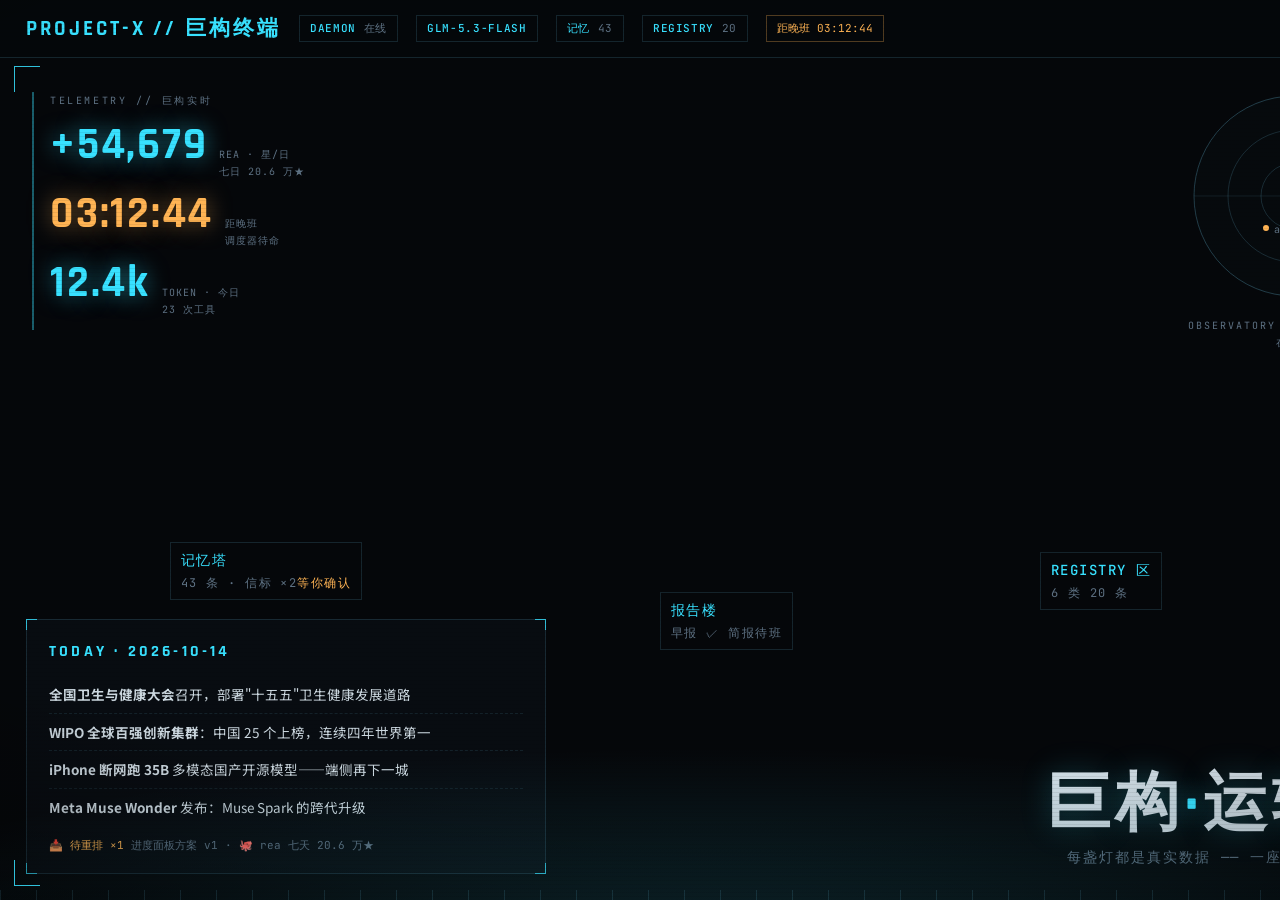
<file: assistant/web/preview/round-01/a-data-colossus.html>
<!DOCTYPE html>
<html lang="zh-CN">
<head>
<meta charset="UTF-8"/>
<title>A · 数据巨构 — 天际线即仪表盘</title>
<link rel="preconnect" href="https://fonts.googleapis.com"><link rel="preconnect" href="https://fonts.gstatic.com" crossorigin>
<link href="https://fonts.googleapis.com/css2?family=Rajdhani:wght@500;600;700&family=Noto+Sans+SC:wght@400;500;700&family=JetBrains+Mono:wght@400;500;700&display=swap" rel="stylesheet">
<style>
/* 方向 A：全幅数据天际线。骨架 = 视觉层(楼群) + 左下内容面板 + 顶部状态条。自包含样式。 */
:root{--bg:#05070a;--panel:#090d12;--text:#cdd9e1;--dim:#5f7385;--cyan:#38e1ff;--amber:#ffb454;--red:#ff5d5d;--line:rgba(122,218,255,.14)}
*{margin:0;padding:0;box-sizing:border-box}
body{width:1440px;height:900px;overflow:hidden;background:var(--bg);color:var(--text);font-family:'Noto Sans SC',sans-serif;font-size:15px;line-height:1.7;position:relative}
.mono{font-family:'JetBrains Mono',monospace}
/* 状态条 */
.bar{position:absolute;top:0;left:0;right:0;height:58px;display:flex;align-items:center;gap:18px;padding:0 26px;border-bottom:1px solid var(--line);background:rgba(5,7,10,.72);z-index:5}
.brand{font-family:'Rajdhani',sans-serif;font-weight:700;font-size:21px;letter-spacing:.14em;color:var(--cyan)}
.bar .pill{font-family:'JetBrains Mono',monospace;font-size:11px;color:var(--dim);border:1px solid var(--line);padding:3px 10px;letter-spacing:.06em}
.bar .pill b{color:var(--cyan);font-weight:500}
.bar .clock{margin-left:auto;font-family:'JetBrains Mono',monospace;font-size:13px;color:var(--text)}
.bar .count{font-family:'JetBrains Mono',monospace;font-size:11px;color:var(--amber);border:1px solid rgba(255,180,84,.3);padding:3px 10px}
/* 楼群舞台 */
.stage{position:absolute;inset:58px 0 0 0}
.stage svg{position:absolute;inset:0;width:100%;height:100%}
.blabel{position:absolute;font-family:'JetBrains Mono',monospace;font-size:12px;letter-spacing:.12em;color:var(--dim);background:rgba(5,7,10,.62);padding:6px 10px;border:1px solid var(--line)}
.blabel b{display:block;color:var(--cyan);font-size:14px;font-weight:500}
.blabel .warn{color:var(--amber)}
/* 左下内容面板 */
.console{position:absolute;left:26px;bottom:26px;width:520px;background:rgba(9,13,18,.9);border:1px solid var(--line);padding:18px 22px;z-index:6}
.console::before,.console::after,.console .c::before,.console .c::after{content:"";position:absolute;width:10px;height:10px;border:1px solid var(--cyan);opacity:.8}
.console::before{top:-1px;left:-1px;border-right:0;border-bottom:0}
.console::after{top:-1px;right:-1px;border-left:0;border-bottom:0}
.console .c::before{bottom:-1px;left:-1px;border-right:0;border-top:0}
.console .c::after{bottom:-1px;right:-1px;border-left:0;border-top:0}
.console h2{font-family:'Rajdhani',sans-serif;font-size:16px;letter-spacing:.2em;color:var(--cyan);margin-bottom:10px}
.console li{list-style:none;padding:7px 0;border-bottom:1px dashed rgba(122,218,255,.1);font-size:13.5px}
.console li:last-child{border:0}
.console li b{color:var(--text)}
.console .foot{margin-top:10px;font-family:'JetBrains Mono',monospace;font-size:11px;color:var(--dim)}
.console .foot .warn{color:var(--amber)}
/* 遥测读数（天空区密度） */
.telem{position:absolute;left:32px;top:92px;z-index:6}
.telem .k{font-family:'JetBrains Mono',monospace;font-size:10px;letter-spacing:.26em;color:var(--dim);margin-bottom:14px}
.telem .row{display:flex;align-items:baseline;gap:12px;margin-bottom:12px}
.telem{border-left:2px solid rgba(56,225,255,.4);padding-left:16px}
.telem .v{font-family:'Rajdhani',sans-serif;font-weight:700;font-size:44px;line-height:1;color:var(--cyan);letter-spacing:.04em;text-shadow:0 0 22px rgba(56,225,255,.55)}
.telem .v.warn{color:var(--amber);text-shadow:0 0 22px rgba(255,180,84,.5)}
.telem .u{font-family:'JetBrains Mono',monospace;font-size:10px;color:var(--dim);letter-spacing:.1em}
/* 观测台雷达 */
.radar{position:absolute;right:38px;top:88px;z-index:6;width:216px}
.radar .cap{font-family:'JetBrains Mono',monospace;font-size:10px;letter-spacing:.2em;color:var(--dim);text-align:center;margin-top:6px}
.radar .cap b{color:var(--cyan);font-weight:500}
.radar .sweep{transform-origin:108px 108px;animation:sweep 5s linear infinite}
.radar .blip{animation:pulse 2.2s ease-in-out infinite}
@keyframes sweep{to{transform:rotate(360deg)}}
@keyframes pulse{0%,100%{opacity:1}50%{opacity:.35}}
@media (prefers-reduced-motion:reduce){.radar .sweep,.radar .blip{animation:none}}
/* 右下巨构宣言 */
.declare{position:absolute;right:30px;bottom:30px;text-align:right;z-index:6}
.declare h1{font-family:'Rajdhani',sans-serif;font-weight:700;font-size:64px;letter-spacing:.08em;color:var(--text);line-height:1.02;text-shadow:0 0 30px rgba(56,225,255,.28)}
.declare h1 span{color:var(--cyan);text-shadow:0 0 26px rgba(56,225,255,.75)}
.declare h1 span{color:var(--cyan)}
.declare p{color:var(--dim);font-size:14px;margin-top:8px;font-family:'JetBrains Mono',monospace;letter-spacing:.14em}
/* 氛围层 */
.vignette{position:absolute;inset:0;pointer-events:none;z-index:8;background:radial-gradient(120% 90% at 50% 40%,transparent 55%,rgba(0,0,0,.55)),radial-gradient(90% 30% at 50% 104%,rgba(56,225,255,.14),transparent 70%)}
.scanlines{position:absolute;inset:0;pointer-events:none;z-index:9;opacity:.5;background:repeating-linear-gradient(0deg,transparent 0 3px,rgba(0,0,0,.14) 3px 4px)}
/* 取景框四角 */
.corner{position:absolute;width:26px;height:26px;z-index:10;opacity:.85}
.corner.tl{top:66px;left:14px;border-top:1px solid var(--cyan);border-left:1px solid var(--cyan)}
.corner.tr{top:66px;right:14px;border-top:1px solid var(--cyan);border-right:1px solid var(--cyan)}
.corner.bl{bottom:14px;left:14px;border-bottom:1px solid var(--cyan);border-left:1px solid var(--cyan)}
.corner.br{bottom:14px;right:14px;border-bottom:1px solid var(--cyan);border-right:1px solid var(--cyan)}
/* 右缘竖排状态栏 */
.vert{position:absolute;right:16px;top:50%;transform:translateY(-50%);writing-mode:vertical-rl;font-family:'JetBrains Mono',monospace;font-size:10px;letter-spacing:.32em;color:var(--dim);z-index:6}
.vert b{color:var(--cyan);font-weight:500}
/* 底缘刻度尺 */
.ruler{position:absolute;left:0;right:0;bottom:0;height:10px;z-index:7;background:repeating-linear-gradient(90deg,rgba(122,218,255,.25) 0 1px,transparent 1px 36px);opacity:.6}
</style>
</head>
<body>
<div class="bar">
  <span class="brand">PROJECT-X // 巨构终端</span>
  <span class="pill"><b>DAEMON</b> 在线</span>
  <span class="pill"><b>GLM-5.3-FLASH</b></span>
  <span class="pill"><b>记忆</b> 43</span>
  <span class="pill"><b>REGISTRY</b> 20</span>
  <span class="count">距晚班 03:12:44</span>
  <span class="clock mono">17:47:16</span>
</div>

<div class="stage">
  <object data="skyline.svg" type="image/svg+xml" style="position:absolute;left:-40px;bottom:0;width:1560px;height:842px;pointer-events:none;filter:brightness(1.18) saturate(1.1) drop-shadow(0 0 18px rgba(56,225,255,.22))"></object>
  <!-- 数据楼群标注（灯是真的） -->
  <div class="blabel" style="left:170px;bottom:300px"><b>记忆塔</b>43 条 · 信标 ×2<span class="warn">等你确认</span></div>
  <div class="blabel" style="left:660px;bottom:250px"><b>报告楼</b>早报 ✓ 简报待班</div>
  <div class="blabel" style="left:1040px;bottom:290px"><b>REGISTRY 区</b>6 类 20 条</div>
</div>

<div class="telem">
  <div class="k">TELEMETRY // 巨构实时</div>
  <div class="row"><span class="v">+54,679</span><span class="u">REA · 星/日<br/>七日 20.6 万★</span></div>
  <div class="row"><span class="v warn">03:12:44</span><span class="u">距晚班<br/>调度器待命</span></div>
  <div class="row"><span class="v">12.4k</span><span class="u">TOKEN · 今日<br/>23 次工具</span></div>
</div>

<div class="radar">
  <svg viewBox="0 0 216 216" width="216" height="216">
    <circle cx="108" cy="108" r="100" fill="rgba(9,13,18,.55)" stroke="rgba(122,218,255,.25)"/>
    <circle cx="108" cy="108" r="66" fill="none" stroke="rgba(122,218,255,.16)"/>
    <circle cx="108" cy="108" r="33" fill="none" stroke="rgba(122,218,255,.16)"/>
    <line x1="108" y1="8" x2="108" y2="208" stroke="rgba(122,218,255,.1)"/>
    <line x1="8" y1="108" x2="208" y2="108" stroke="rgba(122,218,255,.1)"/>
    <path d="M108 108 L108 10 A98 98 0 0 1 178 44 Z" fill="rgba(56,225,255,.10)"/>
    <g class="sweep"><line x1="108" y1="108" x2="108" y2="10" stroke="#38e1ff" stroke-width="1.2" opacity=".8"/><circle cx="108" cy="14" r="2" fill="#38e1ff"/></g>
    <circle class="blip" cx="150" cy="70" r="4" fill="#38e1ff"/><text x="158" y="68" fill="#cdd9e1" font-size="10" font-family="JetBrains Mono">rea</text>
    <circle class="blip" cx="80" cy="140" r="3" fill="#ffb454"/><text x="88" y="145" fill="#5f7385" font-size="10" font-family="JetBrains Mono">artcraft</text>
    <circle class="blip" cx="140" cy="150" r="3" fill="#ffb454"/><text x="148" y="155" fill="#5f7385" font-size="10" font-family="JetBrains Mono">gods-eye</text>
    <circle cx="108" cy="108" r="2.5" fill="#38e1ff"/>
  </svg>
  <div class="cap">OBSERVATORY // <b>观测台</b> · 光点=在榜热</div>
</div>

<div class="console"><span class="c"></span>
  <h2>TODAY · 2026-10-14</h2>
  <ul>
    <li><b>全国卫生与健康大会</b>召开，部署"十五五"卫生健康发展道路</li>
    <li><b>WIPO 全球百强创新集群</b>：中国 25 个上榜，连续四年世界第一</li>
    <li><b>iPhone 断网跑 35B</b> 多模态国产开源模型——端侧再下一城</li>
    <li><b>Meta Muse Wonder</b> 发布：Muse Spark 的跨代升级</li>
  </ul>
  <div class="foot">📥 <span class="warn">待重排 ×1</span> 进度面板方案 v1 · 🐙 rea 七天 20.6 万★</div>
</div>

<div class="declare">
  <h1>巨构<span>·</span>运转中</h1>
  <p>每盏灯都是真实数据 —— 一座住着你助手的结构</p>
</div>
<div class="vignette"></div>
<span class="corner tl"></span><span class="corner tr"></span><span class="corner bl"></span><span class="corner br"></span>
<div class="vert">BAY 07 · <b>STRUCTURE 99.98%</b> · SIGNAL LOCKED · 建造者通道</div>
<div class="ruler"></div>
<div class="scanlines"></div>
</body>
</html>
</file>
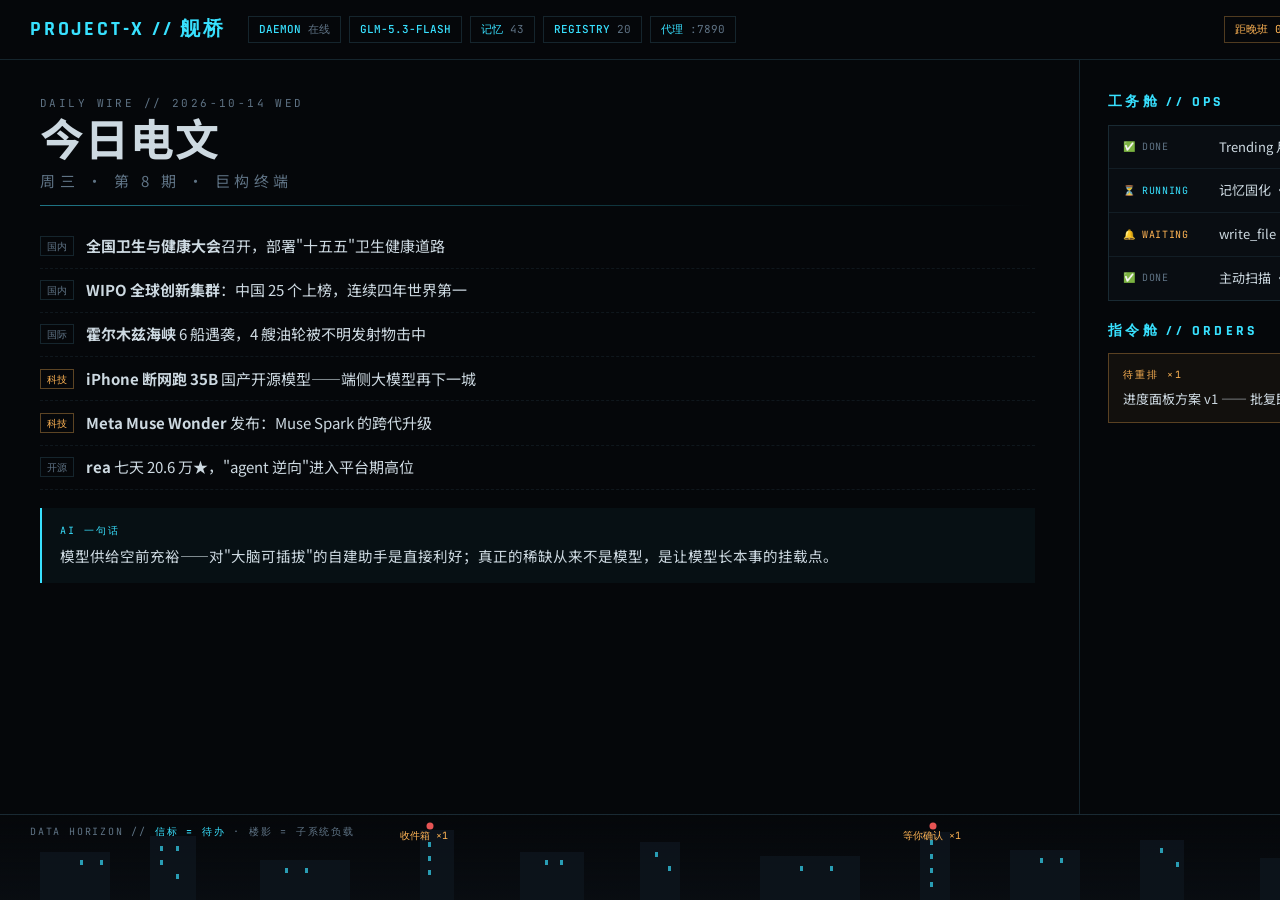
<file: assistant/web/preview/round-01/b-bridge.html>
<!DOCTYPE html>
<html lang="zh-CN">
<head>
<meta charset="UTF-8"/>
<title>B · 舰桥 — 内容即首屏</title>
<link rel="preconnect" href="https://fonts.googleapis.com"><link rel="preconnect" href="https://fonts.gstatic.com" crossorigin>
<link href="https://fonts.googleapis.com/css2?family=Rajdhani:wght@500;600;700&family=Noto+Sans+SC:wght@400;500;700&family=JetBrains+Mono:wght@400;500;700&display=swap" rel="stylesheet">
<style>
/* 方向 B：编辑内容优先。骨架 = 顶部状态条 + 中栏早报排版 + 右栏任务流 + 底部数据地平线。自包含样式。 */
:root{--bg:#05070a;--panel:#090d12;--text:#cdd9e1;--dim:#5f7385;--cyan:#38e1ff;--amber:#ffb454;--red:#ff5d5d;--line:rgba(122,218,255,.14)}
*{margin:0;padding:0;box-sizing:border-box}
body{width:1440px;height:900px;overflow:hidden;background:var(--bg);color:var(--text);font-family:'Noto Sans SC',sans-serif;font-size:15px;line-height:1.75;display:flex;flex-direction:column}
.mono{font-family:'JetBrains Mono',monospace}
/* 顶部状态条 */
.bar{height:60px;display:flex;align-items:center;gap:14px;padding:0 30px;border-bottom:1px solid var(--line)}
.brand{font-family:'Rajdhani',sans-serif;font-weight:700;font-size:20px;letter-spacing:.14em;color:var(--cyan)}
.pills{display:flex;gap:8px;margin-left:8px}
.pill{font-family:'JetBrains Mono',monospace;font-size:11px;color:var(--dim);border:1px solid var(--line);padding:3px 10px}
.pill b{color:var(--cyan);font-weight:500}
.bar .right{margin-left:auto;display:flex;gap:12px;align-items:center;font-family:'JetBrains Mono',monospace;font-size:12px;color:var(--text)}
.bar .count{color:var(--amber);border:1px solid rgba(255,180,84,.3);padding:3px 10px;font-size:11px}
/* 主体两栏 */
.main{flex:1;display:grid;grid-template-columns:1fr 360px;gap:0;min-height:0}
.paper{padding:34px 44px 20px 40px;border-right:1px solid var(--line)}
.kicker{font-family:'JetBrains Mono',monospace;font-size:11px;letter-spacing:.22em;color:var(--dim)}
.paper h1{font-family:'Rajdhani','Noto Sans SC',sans-serif;font-weight:700;font-size:44px;line-height:1.12;margin:6px 0 4px;letter-spacing:.02em}
.paper h1 small{display:block;font-size:15px;color:var(--dim);font-weight:400;font-family:'Noto Sans SC';letter-spacing:.3em;margin-top:4px}
.paper .rule{height:1px;background:linear-gradient(90deg,var(--cyan),transparent);margin:16px 0 18px;opacity:.5}
.news li{list-style:none;display:flex;gap:12px;padding:8.5px 0;font-size:15px;border-bottom:1px dashed rgba(122,218,255,.08)}
.news .tag{font-family:'JetBrains Mono',monospace;font-size:10px;color:var(--dim);border:1px solid var(--line);height:20px;padding:0 6px;line-height:19px;flex:none;margin-top:3px}
.news .tag.hot{color:var(--amber);border-color:rgba(255,180,84,.35)}
.news b{color:var(--text)}
.quote{margin-top:18px;padding:14px 18px;border-left:2px solid var(--cyan);background:rgba(56,225,255,.04);font-size:14.5px;color:var(--text)}
.quote .k{font-family:'JetBrains Mono',monospace;font-size:10px;letter-spacing:.2em;color:var(--cyan);display:block;margin-bottom:4px}
/* 右栏 */
.rail{padding:30px 28px;display:flex;flex-direction:column;gap:18px;overflow:hidden}
.panel h3{font-family:'Rajdhani',sans-serif;font-size:14px;letter-spacing:.24em;color:var(--cyan);margin-bottom:10px}
.tl{border:1px solid var(--line);background:var(--panel)}
.tl .row{display:flex;gap:10px;align-items:center;padding:10px 14px;border-bottom:1px solid rgba(122,218,255,.08);font-size:13px}
.tl .row:last-child{border:0}
.tl .st{font-family:'JetBrains Mono',monospace;font-size:10px;width:86px;flex:none;letter-spacing:.06em}
.st.done{color:var(--dim)} .st.run{color:var(--cyan)} .st.wait{color:var(--amber)}
.inbox{border:1px solid rgba(255,180,84,.3);background:rgba(255,180,84,.05);padding:12px 14px;font-size:13px}
.inbox .k{font-family:'JetBrains Mono',monospace;font-size:10px;letter-spacing:.2em;color:var(--amber);display:block;margin-bottom:4px}
/* 底部数据地平线 */
.horizon{height:86px;border-top:1px solid var(--line);position:relative;background:linear-gradient(180deg,rgba(9,13,18,0),rgba(9,13,18,.9))}
.horizon svg{position:absolute;bottom:0;left:0;width:1440px;height:78px;opacity:.9}
.horizon .cap{position:absolute;top:8px;left:30px;font-family:'JetBrains Mono',monospace;font-size:10px;letter-spacing:.18em;color:var(--dim)}
.horizon .cap b{color:var(--cyan);font-weight:500}
.horizon .bcn{position:absolute;font-family:'JetBrains Mono',monospace;font-size:10px;color:var(--amber)}
</style>
</head>
<body>
<div class="bar">
  <span class="brand">PROJECT-X // 舰桥</span>
  <span class="pills">
    <span class="pill"><b>DAEMON</b> 在线</span><span class="pill"><b>GLM-5.3-FLASH</b></span>
    <span class="pill"><b>记忆</b> 43</span><span class="pill"><b>REGISTRY</b> 20</span><span class="pill"><b>代理</b> :7890</span>
  </span>
  <span class="right"><span class="count">距晚班 03:12:44</span><span class="mono">17:47:16</span></span>
</div>

<div class="main">
  <div class="paper">
    <div class="kicker">DAILY WIRE // 2026-10-14 WED</div>
    <h1>今日电文<small>周三 · 第 8 期 · 巨构终端</small></h1>
    <div class="rule"></div>
    <ul class="news">
      <li><span class="tag">国内</span><span><b>全国卫生与健康大会</b>召开，部署"十五五"卫生健康道路</span></li>
      <li><span class="tag">国内</span><span><b>WIPO 全球创新集群</b>：中国 25 个上榜，连续四年世界第一</span></li>
      <li><span class="tag">国际</span><span><b>霍尔木兹海峡</b> 6 船遇袭，4 艘油轮被不明发射物击中</span></li>
      <li><span class="tag hot">科技</span><span><b>iPhone 断网跑 35B</b> 国产开源模型——端侧大模型再下一城</span></li>
      <li><span class="tag hot">科技</span><span><b>Meta Muse Wonder</b> 发布：Muse Spark 的跨代升级</span></li>
      <li><span class="tag">开源</span><span><b>rea</b> 七天 20.6 万★，"agent 逆向"进入平台期高位</span></li>
    </ul>
    <div class="quote"><span class="k">AI 一句话</span>模型供给空前充裕——对"大脑可插拔"的自建助手是直接利好；真正的稀缺从来不是模型，是让模型长本事的挂载点。</div>
  </div>

  <div class="rail">
    <div class="panel">
      <h3>工务舱 // OPS</h3>
      <div class="tl">
        <div class="row"><span class="st done">✅ DONE</span><span>Trending 月榜深读 · 9 项交付</span></div>
        <div class="row"><span class="st run">⏳ RUNNING</span><span>记忆固化 · 周日 22:00 预定</span></div>
        <div class="row"><span class="st wait">🔔 WAITING</span><span>write_file · reports/r2.md</span></div>
        <div class="row"><span class="st done">✅ DONE</span><span>主动扫描 · rea 速报已推</span></div>
      </div>
    </div>
    <div class="panel">
      <h3>指令舱 // ORDERS</h3>
      <div class="inbox"><span class="k">待重排 ×1</span>进度面板方案 v1 —— 批复即按新 4 天窗开工</div>
    </div>
  </div>
</div>

<div class="horizon">
  <div class="cap">DATA HORIZON // <b>信标 = 待办</b> · 楼影 = 子系统负载</div>
  <svg viewBox="0 0 1440 78" preserveAspectRatio="none">
    <g fill="#0d141c">
      <rect x="40" y="30" width="70" height="48"/><rect x="150" y="14" width="46" height="64"/>
      <rect x="260" y="38" width="90" height="40"/><rect x="420" y="8" width="34" height="70"/>
      <rect x="520" y="30" width="64" height="48"/><rect x="640" y="20" width="40" height="58"/>
      <rect x="760" y="34" width="100" height="44"/><rect x="920" y="10" width="30" height="68"/>
      <rect x="1010" y="28" width="70" height="50"/><rect x="1140" y="18" width="44" height="60"/>
      <rect x="1260" y="36" width="110" height="42"/>
    </g>
    <g fill="#38e1ff" opacity=".75">
      <rect x="160" y="24" width="3" height="5"/><rect x="176" y="24" width="3" height="5"/><rect x="160" y="38" width="3" height="5"/><rect x="176" y="52" width="3" height="5"/>
      <rect x="428" y="20" width="3" height="5"/><rect x="428" y="34" width="3" height="5"/><rect x="428" y="48" width="3" height="5"/>
      <rect x="655" y="30" width="3" height="5"/><rect x="668" y="44" width="3" height="5"/>
      <rect x="930" y="18" width="3" height="5"/><rect x="930" y="32" width="3" height="5"/><rect x="930" y="46" width="3" height="5"/><rect x="930" y="60" width="3" height="5"/>
      <rect x="1160" y="26" width="3" height="5"/><rect x="1176" y="40" width="3" height="5"/>
      <rect x="80" y="38" width="3" height="5"/><rect x="100" y="38" width="3" height="5"/>
      <rect x="285" y="46" width="3" height="5"/><rect x="305" y="46" width="3" height="5"/>
      <rect x="545" y="38" width="3" height="5"/><rect x="560" y="38" width="3" height="5"/>
      <rect x="800" y="44" width="3" height="5"/><rect x="830" y="44" width="3" height="5"/>
      <rect x="1040" y="36" width="3" height="5"/><rect x="1060" y="36" width="3" height="5"/>
      <rect x="1310" y="48" width="3" height="5"/><rect x="1340" y="48" width="3" height="5"/>
    </g>
    <circle cx="430" cy="4" r="3.5" fill="#ff5d5d"/>
    <circle cx="933" cy="4" r="3.5" fill="#ff5d5d"/>
  </svg>
  <div class="bcn" style="left:400px;top:12px">收件箱 ×1</div>
  <div class="bcn" style="left:903px;top:12px">等你确认 ×1</div>
</div>
</body>
</html>
</file>
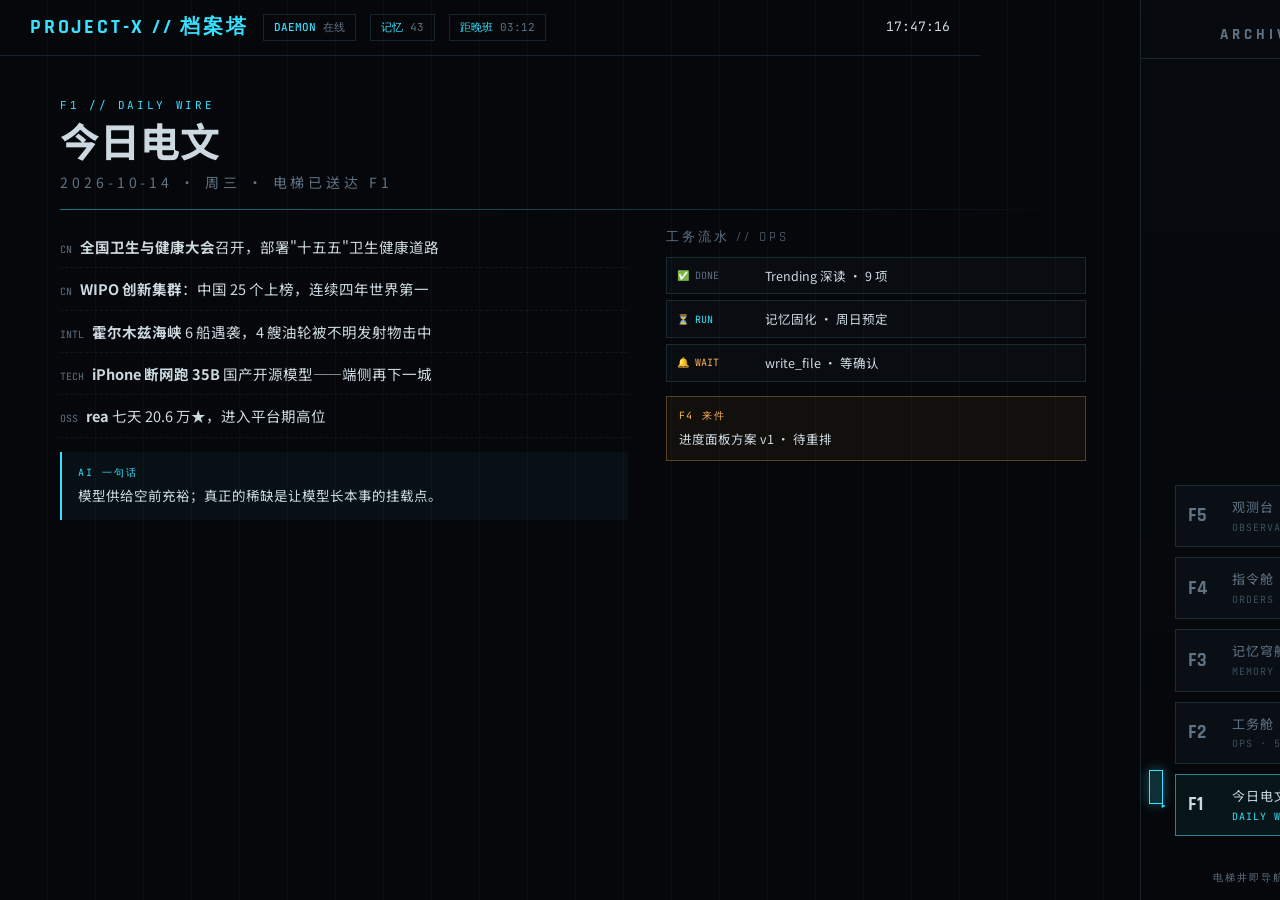
<file: assistant/web/preview/round-01/c-archive-tower.html>
<!DOCTYPE html>
<html lang="zh-CN">
<head>
<meta charset="UTF-8"/>
<title>C · 档案塔 — 楼层叙事</title>
<link rel="preconnect" href="https://fonts.googleapis.com"><link rel="preconnect" href="https://fonts.gstatic.com" crossorigin>
<link href="https://fonts.googleapis.com/css2?family=Rajdhani:wght@500;600;700&family=Noto+Sans+SC:wght@400;500;700&family=JetBrains+Mono:wght@400;500;700&display=swap" rel="stylesheet">
<style>
/* 方向 C：电梯井即导航。骨架 = 右侧固定竖截面塔 + 左侧当前层内容。自包含样式。 */
:root{--bg:#05070a;--panel:#090d12;--text:#cdd9e1;--dim:#5f7385;--cyan:#38e1ff;--amber:#ffb454;--red:#ff5d5d;--line:rgba(122,218,255,.14)}
*{margin:0;padding:0;box-sizing:border-box}
body{width:1440px;height:900px;overflow:hidden;background:var(--bg);color:var(--text);font-family:'Noto Sans SC',sans-serif;font-size:15px;line-height:1.75;display:flex}
.mono{font-family:'JetBrains Mono',monospace}
/* 顶部条（左半区） */
.topline{position:absolute;top:0;left:0;right:300px;height:56px;display:flex;align-items:center;gap:14px;padding:0 30px;border-bottom:1px solid var(--line);z-index:5}
.brand{font-family:'Rajdhani',sans-serif;font-weight:700;font-size:20px;letter-spacing:.14em;color:var(--cyan)}
.topline .pill{font-family:'JetBrains Mono',monospace;font-size:11px;color:var(--dim);border:1px solid var(--line);padding:3px 10px}
.topline .pill b{color:var(--cyan);font-weight:500}
.topline .clock{margin-left:auto;font-family:'JetBrains Mono',monospace;font-size:13px}
/* 电梯井（右侧竖截面） */
.shaft{width:300px;height:100%;border-left:1px solid var(--line);background:linear-gradient(180deg,#070a0e,#05070a);position:relative;flex:none}
.shaft h2{font-family:'Rajdhani',sans-serif;font-size:15px;letter-spacing:.26em;color:var(--dim);text-align:center;padding:22px 0 10px;border-bottom:1px solid var(--line)}
.floors{position:absolute;top:70px;left:34px;right:34px;bottom:64px;display:flex;flex-direction:column-reverse;gap:10px}
.floor{border:1px solid var(--line);background:#0a0f15;padding:10px 12px;display:flex;align-items:center;gap:10px;position:relative}
.floor .fno{font-family:'Rajdhani',sans-serif;font-weight:700;font-size:19px;color:var(--dim);width:34px}
.floor .fname{font-size:13px;color:var(--dim);letter-spacing:.08em}
.floor .fsub{font-family:'JetBrains Mono',monospace;font-size:10px;color:#3d4f5e;display:block}
.floor.current{border-color:rgba(56,225,255,.55);background:rgba(56,225,255,.06)}
.floor.current .fno,.floor.current .fname{color:var(--text)}
.floor.current .fsub{color:var(--cyan)}
.floor.current::before{content:"▸";position:absolute;left:-16px;color:var(--cyan);font-size:13px}
/* 电梯轿厢指示 */
.car{position:absolute;left:8px;width:14px;height:34px;border:1px solid var(--cyan);background:rgba(56,225,255,.18);box-shadow:0 0 12px rgba(56,225,255,.4)}
.shaft .shaftcap{position:absolute;bottom:14px;left:0;right:0;text-align:center;font-family:'JetBrains Mono',monospace;font-size:10px;letter-spacing:.2em;color:var(--dim)}
/* 主内容层 */
.floorpage{flex:1;position:relative;padding:96px 54px 40px 60px;overflow:hidden}
.floorkicker{font-family:'JetBrains Mono',monospace;font-size:11px;letter-spacing:.24em;color:var(--cyan)}
.floorpage h1{font-family:'Rajdhani','Noto Sans SC',sans-serif;font-weight:700;font-size:40px;line-height:1.14;margin:8px 0 2px}
.floorpage h1 small{display:block;font-size:14px;color:var(--dim);font-weight:400;letter-spacing:.28em;font-family:'Noto Sans SC';margin-top:6px}
.rule{height:1px;background:linear-gradient(90deg,var(--cyan),transparent);margin:18px 0 16px;opacity:.5}
.cols{display:grid;grid-template-columns:1.35fr 1fr;gap:38px}
.news li{list-style:none;padding:8px 0;font-size:14.5px;border-bottom:1px dashed rgba(122,218,255,.08)}
.news b{color:var(--text)}
.news .src{font-family:'JetBrains Mono',monospace;font-size:10px;color:var(--dim);margin-right:8px}
.quote{margin-top:14px;padding:12px 16px;border-left:2px solid var(--cyan);background:rgba(56,225,255,.04);font-size:13.5px}
.quote .k{font-family:'JetBrains Mono',monospace;font-size:10px;letter-spacing:.2em;color:var(--cyan);display:block;margin-bottom:3px}
.side .h{font-family:'Rajdhani',sans-serif;font-size:13px;letter-spacing:.24em;color:var(--dim);margin-bottom:8px}
.trow{display:flex;gap:8px;align-items:center;font-size:12.5px;padding:7px 10px;border:1px solid var(--line);margin-bottom:6px;background:#090d12}
.trow .st{font-family:'JetBrains Mono',monospace;font-size:10px;width:80px;flex:none}
.st.done{color:var(--dim)} .st.run{color:var(--cyan)} .st.wait{color:var(--amber)}
.inbox{border:1px solid rgba(255,180,84,.3);background:rgba(255,180,84,.05);padding:10px 12px;font-size:12.5px;margin-top:14px}
.inbox .k{font-family:'JetBrains Mono',monospace;font-size:10px;color:var(--amber);letter-spacing:.18em;display:block;margin-bottom:3px}
.grids{position:absolute;inset:0;pointer-events:none;background:repeating-linear-gradient(90deg,transparent 0 47px,rgba(122,218,255,.03) 47px 48px)}
</style>
</head>
<body>
<div class="topline">
  <span class="brand">PROJECT-X // 档案塔</span>
  <span class="pill"><b>DAEMON</b> 在线</span>
  <span class="pill"><b>记忆</b> 43</span>
  <span class="pill"><b>距晚班</b> 03:12</span>
  <span class="clock">17:47:16</span>
</div>

<div class="floorpage">
  <div class="grids"></div>
  <div class="floorkicker">F1 // DAILY WIRE</div>
  <h1>今日电文<small>2026-10-14 · 周三 · 电梯已送达 F1</small></h1>
  <div class="rule"></div>
  <div class="cols">
    <div>
      <ul class="news">
        <li><span class="src">CN</span><b>全国卫生与健康大会</b>召开，部署"十五五"卫生健康道路</li>
        <li><span class="src">CN</span><b>WIPO 创新集群</b>：中国 25 个上榜，连续四年世界第一</li>
        <li><span class="src">INTL</span><b>霍尔木兹海峡</b> 6 船遇袭，4 艘油轮被不明发射物击中</li>
        <li><span class="src">TECH</span><b>iPhone 断网跑 35B</b> 国产开源模型——端侧再下一城</li>
        <li><span class="src">OSS</span><b>rea</b> 七天 20.6 万★，进入平台期高位</li>
      </ul>
      <div class="quote"><span class="k">AI 一句话</span>模型供给空前充裕；真正的稀缺是让模型长本事的挂载点。</div>
    </div>
    <div class="side">
      <div class="h">工务流水 // OPS</div>
      <div class="trow"><span class="st done">✅ DONE</span>Trending 深读 · 9 项</div>
      <div class="trow"><span class="st run">⏳ RUN</span>记忆固化 · 周日预定</div>
      <div class="trow"><span class="st wait">🔔 WAIT</span>write_file · 等确认</div>
      <div class="inbox"><span class="k">F4 来件</span>进度面板方案 v1 · 待重排</div>
    </div>
  </div>
</div>

<div class="shaft">
  <h2>ARCHIVE SPIRE</h2>
  <div class="car" style="bottom:96px"></div>
  <div class="floors">
    <div class="floor current"><span class="fno">F1</span><span class="fname">今日电文<span class="fsub">DAILY WIRE</span></span></div>
    <div class="floor"><span class="fno">F2</span><span class="fname">工务舱<span class="fsub">OPS · 5 态</span></span></div>
    <div class="floor"><span class="fno">F3</span><span class="fname">记忆穹舱<span class="fsub">MEMORY · 43</span></span></div>
    <div class="floor"><span class="fno">F4</span><span class="fname">指令舱<span class="fsub">ORDERS · 待批复 ×1</span></span></div>
    <div class="floor"><span class="fno">F5</span><span class="fname">观测台<span class="fsub">OBSERVATORY · rea</span></span></div>
  </div>
  <div class="shaftcap">电梯井即导航 · 当前层常亮</div>
</div>
</body>
</html>
</file>
